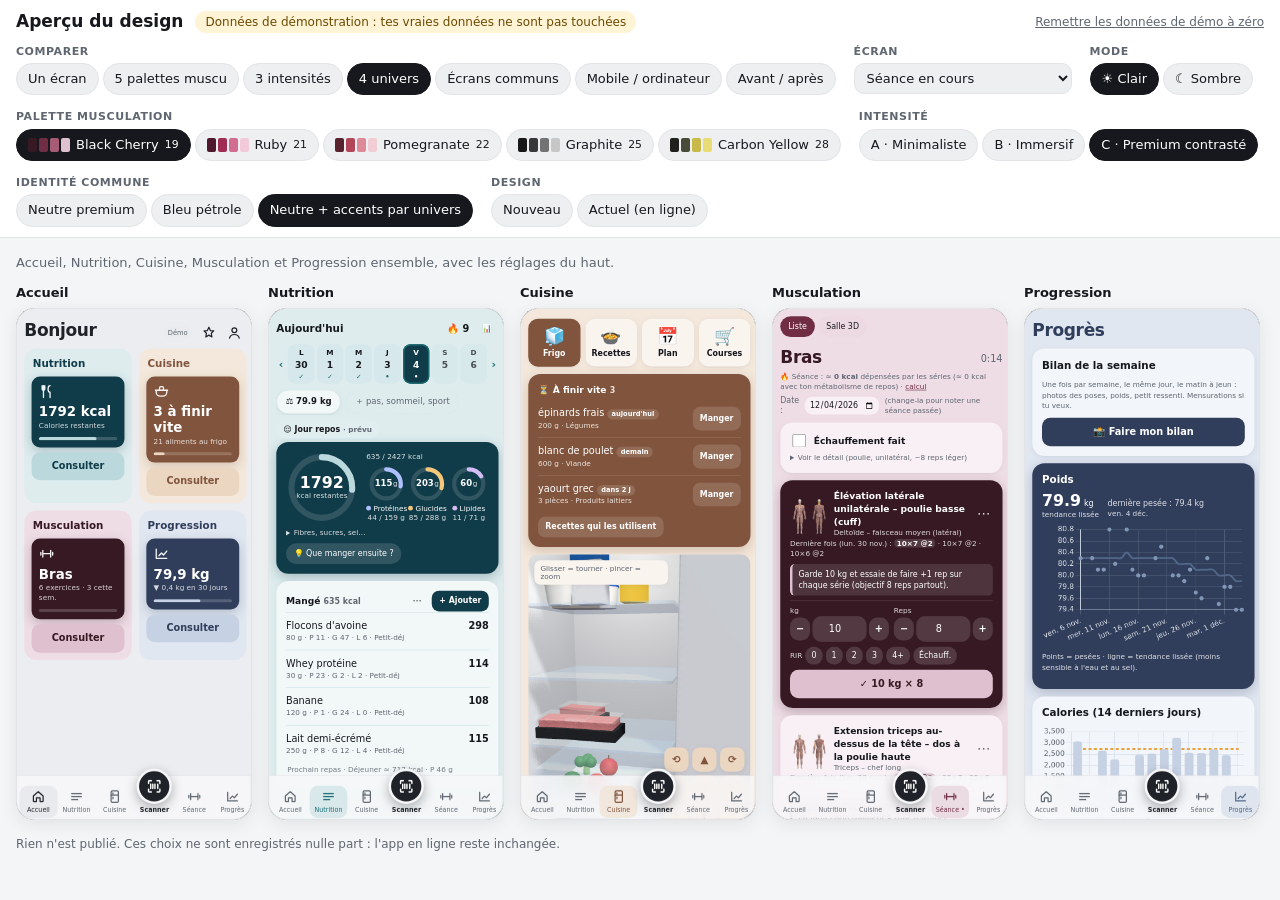
<file: dev/apercu-design.html>
<!DOCTYPE html>
<html lang="fr"><head><meta charset="utf-8">
<meta name="viewport" content="width=device-width,initial-scale=1">
<title>Aperçu design</title>
<!-- Page de comparaison du design system 2 (section Design). Outil de développement local :
     elle affiche la VRAIE app (index.local.html) dans des cadres, avec des données de démonstration.
     Elle refuse de tourner ailleurs que sur ce Mac (localhost) pour ne jamais toucher aux vraies données. -->
<style>
:root{--bg:#F4F5F7;--panel:#FFFFFF;--txt:#16181D;--mut:#5F6670;--line:#E2E4E8;--acc:#16181D;--on:#fff;--chip:#EEEFF1}
@media (prefers-color-scheme:dark){:root:not([data-theme="light"]){--bg:#0F1114;--panel:#181B20;--txt:#ECEEF1;--mut:#9AA1AC;--line:#2C313A;--acc:#ECEEF1;--on:#0F1114;--chip:#262A31}}
:root[data-theme="dark"]{--bg:#0F1114;--panel:#181B20;--txt:#ECEEF1;--mut:#9AA1AC;--line:#2C313A;--acc:#ECEEF1;--on:#0F1114;--chip:#262A31}
*{box-sizing:border-box}
body{margin:0;background:var(--bg);color:var(--txt);font:14px/1.4 -apple-system,BlinkMacSystemFont,"SF Pro Text",Inter,system-ui,sans-serif}
header{position:sticky;top:0;z-index:5;background:var(--panel);border-bottom:1px solid var(--line);padding:10px 16px}
.top{display:flex;align-items:center;gap:12px;flex-wrap:wrap}
h1{font-size:17px;margin:0;font-weight:700}
.demo{font-size:12px;background:#FFF4D6;color:#6B4A00;border-radius:999px;padding:3px 10px}
.ctl{display:flex;flex-wrap:wrap;gap:14px 18px;margin-top:10px}
.grp{display:flex;flex-direction:column;gap:4px}
.grp>span{font-size:11px;font-weight:600;text-transform:uppercase;letter-spacing:.05em;color:var(--mut)}
.seg{display:flex;gap:4px;flex-wrap:wrap}
.seg button{font:inherit;font-size:13px;border:1px solid var(--line);background:var(--chip);color:var(--txt);border-radius:999px;padding:6px 11px;cursor:pointer;display:inline-flex;align-items:center;gap:6px}
.seg button.on{background:var(--acc);color:var(--on);border-color:var(--acc)}
.seg button:focus-visible{outline:2px solid #2F5FB3;outline-offset:2px}
.sw{display:inline-flex;gap:2px}.sw i{width:9px;height:14px;border-radius:2px;display:inline-block}
select{font:inherit;font-size:13px;padding:6px 8px;border-radius:10px;border:1px solid var(--line);background:var(--chip);color:var(--txt)}
main{padding:16px}
.note{color:var(--mut);font-size:13px;margin:0 0 12px;max-width:900px}
.grid{display:grid;gap:16px;align-items:start}
.col{display:flex;flex-direction:column;gap:6px;min-width:0}
.col h2{font-size:13px;margin:0;font-weight:600;display:flex;gap:6px;align-items:center}
.col h2 small{color:var(--mut);font-weight:400}
.frame{position:relative;overflow:hidden;border-radius:18px;border:1px solid var(--line);background:#000;box-shadow:0 4px 18px rgba(0,0,0,.08)}
.frame iframe{position:absolute;top:0;left:0;border:0;transform-origin:0 0;background:#fff}
.err{max-width:640px;margin:40px auto;background:var(--panel);border-radius:16px;padding:20px;border:1px solid var(--line)}
footer{color:var(--mut);font-size:12px;padding:0 16px 24px}
button.link{font:inherit;font-size:12px;background:none;border:0;color:var(--mut);text-decoration:underline;cursor:pointer;padding:0}
@media (max-width:700px){.ctl{gap:10px}}
</style></head>
<body>
<header>
  <div class="top"><h1>Aperçu du design</h1><span class="demo">Données de démonstration : tes vraies données ne sont pas touchées</span>
    <span style="margin-left:auto"></span><button class="link" id="reseed">Remettre les données de démo à zéro</button></div>
  <div class="ctl" id="ctl"></div>
</header>
<main><p class="note" id="note"></p><div class="grid" id="grid"></div></main>
<footer>Rien n'est publié. Ces choix ne sont enregistrés nulle part : l'app en ligne reste inchangée.</footer>
<script>
const LOCAL = ["localhost", "127.0.0.1", "[::1]"].includes(location.hostname) || location.hostname.endsWith(".localhost");
const PAL = {
  cherry: ["Black Cherry", "19", ["#361923", "#702D44", "#A65C75", "#DFC0CE", "#F6EAF0"]],
  ruby: ["Ruby", "21", ["#50182D", "#A12C53", "#D36D90", "#F1C9D8", "#FCEFF4"]],
  pome: ["Pomegranate", "22", ["#58232D", "#B34559", "#DD8998", "#F1CED5", "#FBEFF1"]],
  graphite: ["Graphite", "25", ["#181818", "#383838", "#737373", "#C7C7C7", "#F0F0F0"]],
  carbon: ["Carbon Yellow", "28", ["#20211D", "#494B39", "#C7BA49", "#E9DB76", "#F7F5E5"]]
};
const STYLES = { a: "A · Minimaliste", b: "B · Immersif", c: "C · Premium contrasté" };
const COMMUN = { neutre: "Neutre premium", petrole: "Bleu pétrole", contextuel: "Neutre + accents par univers" };
const SCREENS = { home: "Accueil", today: "Nutrition · Aujourd'hui", fridge: "Cuisine", workout: "Séance · accueil", live: "Séance en cours", rest: "Séance · minuteur de repos", progress: "Progression", profile: "Profil (formulaires)", sheet: "Fenêtre d'ajout d'aliment" };
const VIEWS = {
  one: ["Un écran", "L'écran choisi, en grand."],
  muscu: ["5 palettes muscu", "Le même écran avec les 5 palettes de musculation finalistes, côte à côte. Rien n'est choisi."],
  styles: ["3 intensités", "Le même écran en style A (minimaliste), B (immersif) et C (premium contrasté)."],
  univers: ["4 univers", "Accueil, Nutrition, Cuisine, Musculation et Progression ensemble, avec les réglages du haut."],
  commun: ["Écrans communs", "Les 3 propositions d'identité pour les écrans communs (accueil, barre d'onglets, profil). Aucune n'est validée."],
  device: ["Mobile / ordinateur", "Le même écran sur iPhone et sur un écran d'ordinateur."],
  avant: ["Avant / après", "À gauche le design actuel (en ligne), à droite la proposition."]
};
const st = Object.assign({ view: "univers", mode: "light", muscu: "cherry", style: "c", commun: "contextuel", screen: "live", on: true }, (() => { try { return JSON.parse(localStorage.getItem("ds_apercu_ui") || "{}"); } catch (e) { return {}; } })());
const save = () => { try { localStorage.setItem("ds_apercu_ui", JSON.stringify(st)); } catch (e) {} };

function seg(label, key, opts, fmt) {
  return `<div class="grp"><span>${label}</span><div class="seg">${Object.entries(opts).map(([k, v]) => `<button class="${st[key] === k ? "on" : ""}" data-k="${key}" data-v="${k}" aria-pressed="${st[key] === k}">${fmt ? fmt(k, v) : v}</button>`).join("")}</div></div>`;
}
const swatch = c => `<span class="sw">${c.slice(0, 4).map(x => `<i style="background:${x}"></i>`).join("")}</span>`;
function controls() {
  document.getElementById("ctl").innerHTML =
    seg("Comparer", "view", Object.fromEntries(Object.entries(VIEWS).map(([k, v]) => [k, v[0]]))) +
    `<div class="grp"><span>Écran</span><select id="scr">${Object.entries(SCREENS).map(([k, v]) => `<option value="${k}" ${st.screen === k ? "selected" : ""}>${v}</option>`).join("")}</select></div>` +
    seg("Mode", "mode", { light: "☀︎ Clair", dark: "☾ Sombre" }) +
    seg("Palette musculation", "muscu", PAL, (k, v) => `${swatch(v[2])}${v[0]} <small>${v[1]}</small>`) +
    seg("Intensité", "style", STYLES) +
    seg("Identité commune", "commun", COMMUN) +
    seg("Design", "on", { true: "Nouveau", false: "Actuel (en ligne)" });
  document.getElementById("note").textContent = VIEWS[st.view][1];
}
// Colonnes à afficher selon la comparaison choisie : chaque colonne = réglages communs + ses différences
function columns() {
  const b = { on: st.on, muscu: st.muscu, style: st.style, commun: st.commun, mode: st.mode, screen: st.screen, w: 390, h: 844 };
  switch (st.view) {
    case "muscu": return Object.entries(PAL).map(([k, v]) => [`${v[0]} <small>option ${v[1]}</small>`, Object.assign({}, b, { muscu: k, on: true })]);
    case "styles": return Object.entries(STYLES).map(([k, v]) => [v, Object.assign({}, b, { style: k, on: true })]);
    case "univers": return [["Accueil", "home"], ["Nutrition", "today"], ["Cuisine", "fridge"], ["Musculation", "live"], ["Progression", "progress"]].map(([l, s]) => [l, Object.assign({}, b, { screen: s })]);
    case "commun": return Object.entries(COMMUN).map(([k, v]) => [v, Object.assign({}, b, { commun: k, on: true, screen: ["home", "profile"].includes(st.screen) ? st.screen : "home" })]);
    case "device": return [["iPhone <small>390 × 844</small>", b], ["Ordinateur <small>1280 × 800</small>", Object.assign({}, b, { w: 1280, h: 800 })]];
    case "avant": return [["Actuel (en ligne)", Object.assign({}, b, { on: false })], ["Proposition", Object.assign({}, b, { on: true })]];
    default: return [["", b]];
  }
}
const url = c => `index.local.html?ds=${c.on ? 1 : 0}&m=${c.muscu}&s=${c.style}&c=${c.commun}&mode=${c.mode}&screen=${c.screen}`;
let frames = [];
function layout() {
  const cols = columns(), g = document.getElementById("grid");
  const avail = g.clientWidth || innerWidth - 32;
  const totalW = cols.reduce((s, [, c]) => s + c.w, 0);
  const n = cols.length, gap = 16;
  const sc = Math.min(1, (avail - gap * (n - 1)) / totalW);
  const wide = innerWidth < 700 && n > 2; // téléphone : une colonne, défilement vertical
  g.style.gridTemplateColumns = wide ? "1fr" : cols.map(([, c]) => `${Math.floor(c.w * sc)}px`).join(" ");
  const key = JSON.stringify(cols.map(([, c]) => [c.w, c.h, c.on, c.screen]));
  if (g.dataset.key !== key) { // structure changée : recréer les cadres
    g.dataset.key = key;
    g.innerHTML = cols.map(([l], i) => `<div class="col">${l ? `<h2>${l}</h2>` : ""}<div class="frame" id="f${i}"><iframe title="Aperçu ${i + 1}" src="${url(cols[i][1])}"></iframe></div></div>`).join("");
    frames = [...g.querySelectorAll("iframe")];
  } else { // simple changement de réglage : message instantané, sans recharger
    frames.forEach((f, i) => f.contentWindow && f.contentWindow.postMessage({ ds: cols[i][1] }, location.origin));
  }
  g.querySelectorAll(".col").forEach((col, i) => {
    const c = cols[i][1], s = wide ? Math.min(1, (avail) / c.w) : sc;
    col.querySelector("h2") && (col.querySelector("h2").innerHTML = cols[i][0]);
    const fr = col.querySelector(".frame"); fr.style.width = Math.floor(c.w * s) + "px"; fr.style.height = Math.floor(c.h * s) + "px";
    const ifr = fr.querySelector("iframe"); ifr.style.width = c.w + "px"; ifr.style.height = c.h + "px"; ifr.style.transform = `scale(${s})`;
  });
}
document.addEventListener("click", e => {
  const b = e.target.closest(".seg button"); if (!b) return;
  let v = b.dataset.v; if (b.dataset.k === "on") v = v === "true";
  st[b.dataset.k] = v; save(); controls(); layout();
});
document.addEventListener("change", e => { if (e.target.id === "scr") { st.screen = e.target.value; save(); layout(); } });
addEventListener("resize", () => layout());

// Données de démonstration : injectées une fois (sur ce Mac seulement), via un cadre caché
function seed(force) {
  return new Promise(res => {
    try { if (!force && localStorage.getItem("ds_demo_seed") === "1") return res(); } catch (e) {}
    try { localStorage.removeItem("muscu_v1"); } catch (e) {} // données de l'app sur localhost = démo seulement
    const f = document.createElement("iframe"); f.style.display = "none"; f.src = "index.local.html";
    f.onload = () => {
      const d = f.contentDocument, s = d.createElement("script"); s.src = "demo_seed.js";
      s.onload = () => { try { f.contentWindow.demoSeed(); localStorage.setItem("ds_demo_seed", "1"); } catch (e) { console.error(e); } setTimeout(() => { f.remove(); res(); }, 300); };
      d.head.appendChild(s);
    };
    document.body.appendChild(f);
  });
}
document.getElementById("reseed").onclick = async () => { await seed(true); document.getElementById("grid").dataset.key = ""; layout(); };

if (!LOCAL) {
  document.querySelector("main").innerHTML = `<div class="err"><h2>Aperçu réservé au Mac</h2><p>Cette page charge des données de démonstration : elle ne s'ouvre que sur l'ordinateur de développement (adresse « localhost »), jamais sur le site en ligne, pour ne pas toucher aux vraies données.</p></div>`;
  document.getElementById("ctl").remove();
} else { controls(); seed().then(layout); }
</script>
</body></html>
</file>
